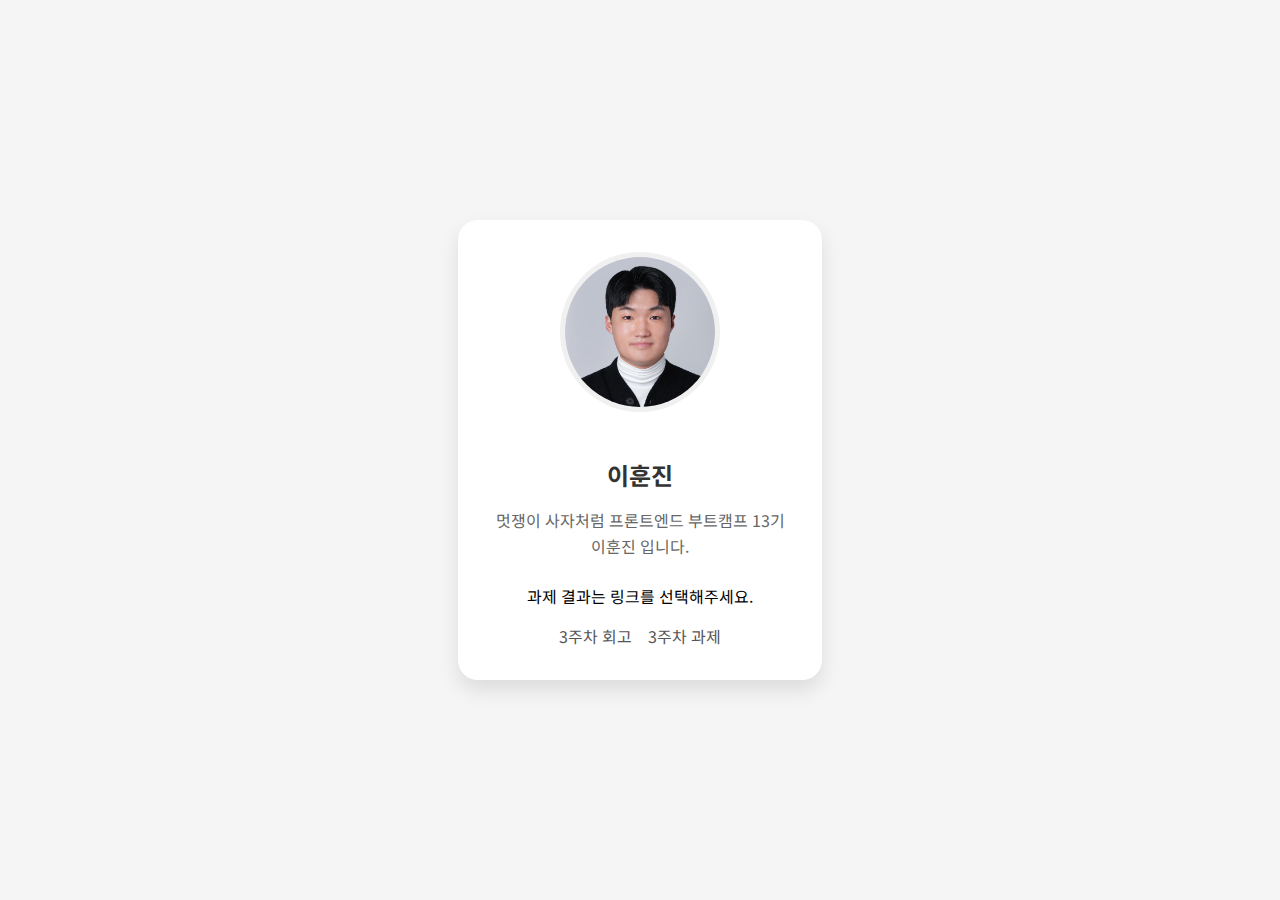
<file: index.html>
<!doctype html>
<html lang="ko">
  <head>
    <meta charset="UTF-8" />
    <meta name="viewport" content="width=device-width, initial-scale=1.0" />
    <title>HTML/CSS 과제</title>
    <link rel="stylesheet" href="style.css" />
    <link
      href="https://fonts.googleapis.com/css2?family=Noto+Sans+KR:wght@400;700&display=swap"
      rel="stylesheet"
    />
    <link
      rel="stylesheet"
      href="https://cdnjs.cloudflare.com/ajax/libs/font-awesome/5.15.4/css/all.min.css"
    />
  </head>
  <body>
    <div class="profile-card">
      <img src="./src/assets/images/hunjin.JPG" alt="" class="profile-image" />
      <h1 class="name">이훈진</h1>
      <p class="bio">멋쟁이 사자처럼 프론트엔드 부트캠프 13기 이훈진 입니다.</p>
      <p>과제 결과는 링크를 선택해주세요.</p>
      <ul class="homework-links">
        <li><a href="./src/md/avatars.md">3주차 회고</a></li>
        <li><a href="./src/avatars/styles/avatars.md">3주차 과제</a></li>
      </ul>
    </div>
  </body>
</html>
</file>
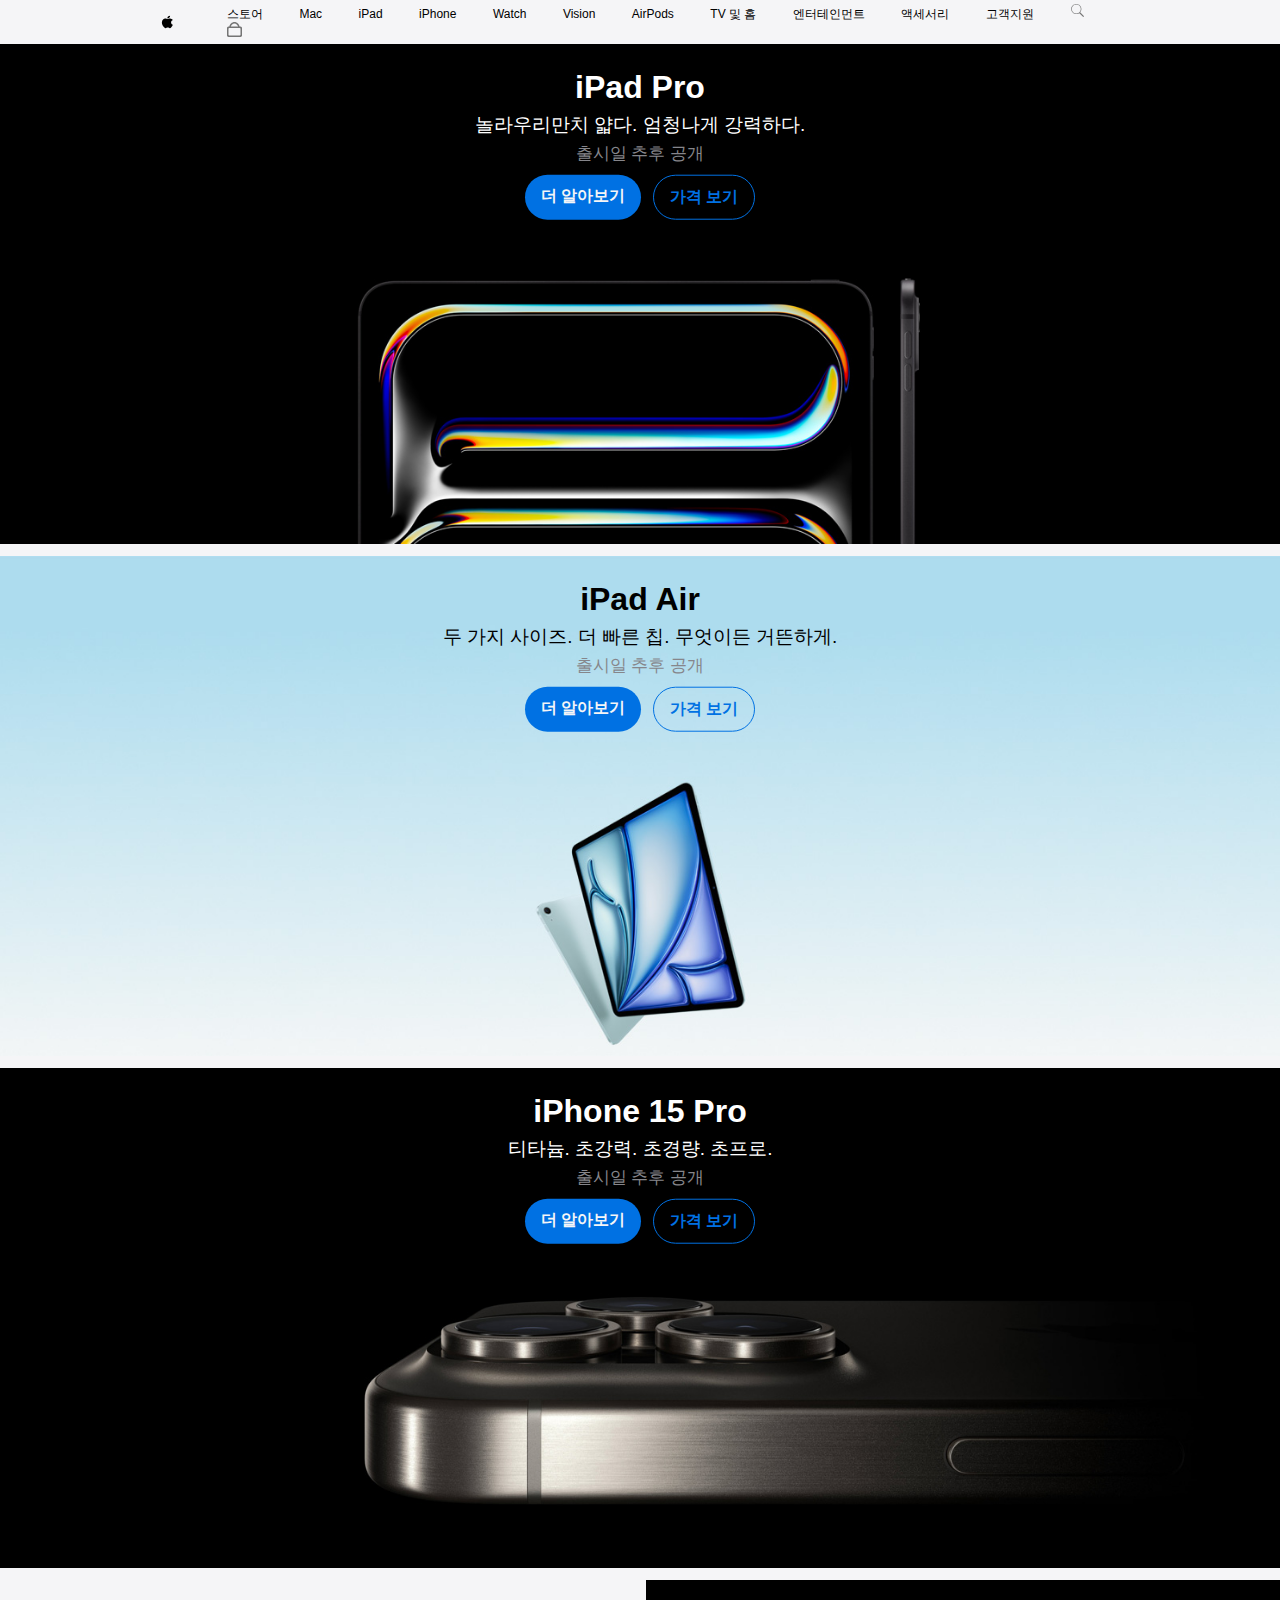
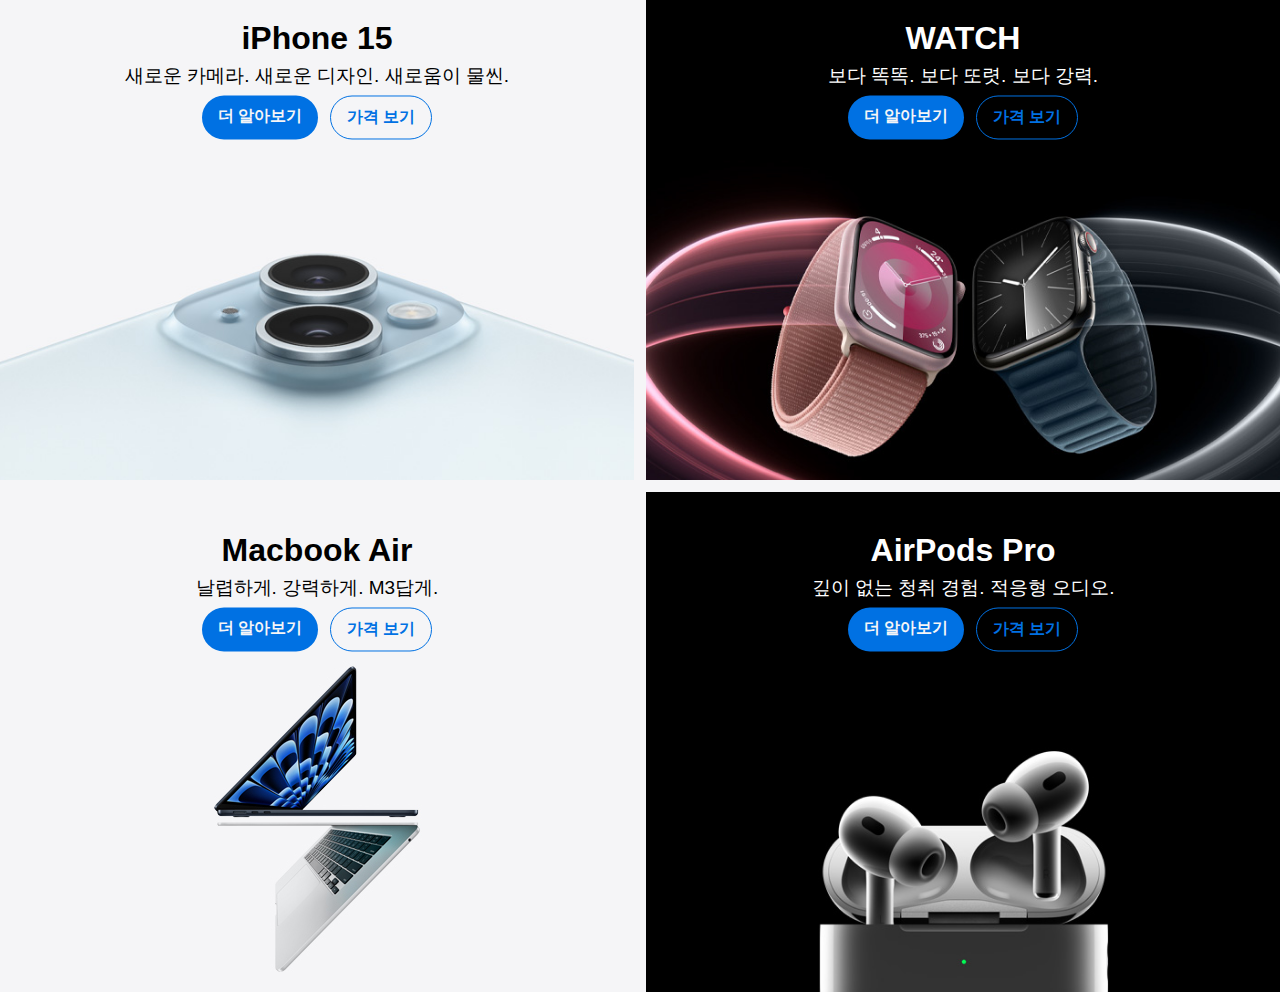
<file: src/apple/apple.html>
<!doctype html>
<html lang="ko">
  <head>
    <meta charset="UTF-8" />
    <meta name="viewport" content="width=device-width, initial-scale=1.0" />
    <title>Apple (test_2)</title>
    <link rel="stylesheet" href="./styles/apple.css" />
  </head>
  <body>
    <!-- Header -->
    <header class="apple-header">
      <a class="apple-logo" href="https://www.apple.com/kr/">
        <img src="./favicon/apple_logo.svg" alt="Apple Logo" />
      </a>
      <nav>
        <a href="https://www.apple.com/kr/store">스토어</a>
        <a href="https://www.apple.com/kr/mac/">Mac</a>
        <a href="https://www.apple.com/kr/ipad/">iPad</a>
        <a href="https://www.apple.com/kr/iphone/">iPhone</a>
        <a href="https://www.apple.com/kr/watch/">Watch</a>
        <a href="https://www.apple.com/kr/apple-vision-pro/">Vision</a>
        <a href="https://www.apple.com/kr/airpods/">AirPods</a>
        <a href="https://www.apple.com/kr/tv-home/">TV 및 홈</a>
        <a href="https://www.apple.com/kr/services/">엔터테인먼트</a>
        <a href="https://www.apple.com/kr/shop/accessories/all">액세서리</a>
        <a href="https://support.apple.com/ko-kr">고객지원</a>
        <a href="/" class="apple-search"
          ><img src="./favicon/apple-search.svg" alt="검색"
        /></a>
        <a href="/" class="apple-bag"
          ><img src="./favicon/apple-bag.svg" alt="장바구니"
        /></a>
      </nav>
    </header>

    <!-- Main Section -->
    <main class="card-container">
      <section class="card-item ipad-pro" aria-label="ipad-pro">
        <div class="card-inner">
          <div class="text-wrap">
            <h4 class="title">iPad Pro</h4>
            <p class="subtitle">놀라우리만치 얇다. 엄청나게 강력하다.</p>
            <p class="text">출시일 추후 공개</p>
          </div>
          <div class="btn-group">
            <a href="#" class="btn btn-fill">더 알아보기</a>
            <a href="#" class="btn btn-outline">가격 보기</a>
          </div>
        </div>
      </section>

      <section class="card-item ipad-air" aria-label="ipad-air">
        <div class="card-inner">
          <div class="text-wrap">
            <h4 class="title">iPad Air</h4>
            <p class="subtitle">
              두 가지 사이즈. 더 빠른 칩. 무엇이든 거뜬하게.
            </p>
            <p class="text">출시일 추후 공개</p>
          </div>
          <div class="btn-group">
            <a href="#" class="btn btn-fill">더 알아보기</a>
            <a href="#" class="btn btn-outline">가격 보기</a>
          </div>
        </div>
      </section>

      <section class="card-item iphone-pro" aria-label="iphone-pro">
        <div class="card-inner">
          <div class="text-wrap">
            <h4 class="title">iPhone 15 Pro</h4>
            <p class="subtitle">티타늄. 초강력. 초경량. 초프로.</p>
            <p class="text">출시일 추후 공개</p>
          </div>
          <div class="btn-group">
            <a href="#" class="btn btn-fill">더 알아보기</a>
            <a href="#" class="btn btn-outline">가격 보기</a>
          </div>
        </div>
      </section>

      <section class="card-item iphone" aria-label="iphone">
        <div class="card-inner">
          <div class="text-wrap">
            <h4 class="title">iPhone 15</h4>
            <p class="subtitle">새로운 카메라. 새로운 디자인. 새로움이 물씬.</p>
          </div>
          <div class="btn-group">
            <a href="#" class="btn btn-fill">더 알아보기</a>
            <a href="#" class="btn btn-outline">가격 보기</a>
          </div>
        </div>
      </section>

      <section class="card-item apple-watch" aria-label="apple-watch">
        <div class="card-inner">
          <div class="text-wrap">
            <h4 class="title">WATCH</h4>
            <p class="subtitle">보다 똑똑. 보다 또렷. 보다 강력.</p>
          </div>
          <div class="btn-group">
            <a href="#" class="btn btn-fill">더 알아보기</a>
            <a href="#" class="btn btn-outline">가격 보기</a>
          </div>
        </div>
      </section>

      <section class="card-item macbook" aria-label="macbook">
        <div class="card-inner">
          <div class="text-wrap">
            <h4 class="title">Macbook Air</h4>
            <p class="subtitle">날렵하게. 강력하게. M3답게.</p>
          </div>
          <div class="btn-group">
            <a href="#" class="btn btn-fill">더 알아보기</a>
            <a href="#" class="btn btn-outline">가격 보기</a>
          </div>
        </div>
      </section>

      <section class="card-item airpods" aria-label="airpods">
        <div class="card-inner">
          <div class="text-wrap">
            <h4 class="title">AirPods Pro</h4>
            <p class="subtitle">깊이 없는 청취 경험. 적응형 오디오.</p>
          </div>
          <div class="btn-group">
            <a href="#" class="btn btn-fill">더 알아보기</a>
            <a href="#" class="btn btn-outline">가격 보기</a>
          </div>
        </div>
      </section>
    </main>
  </body>
</html>
</file>
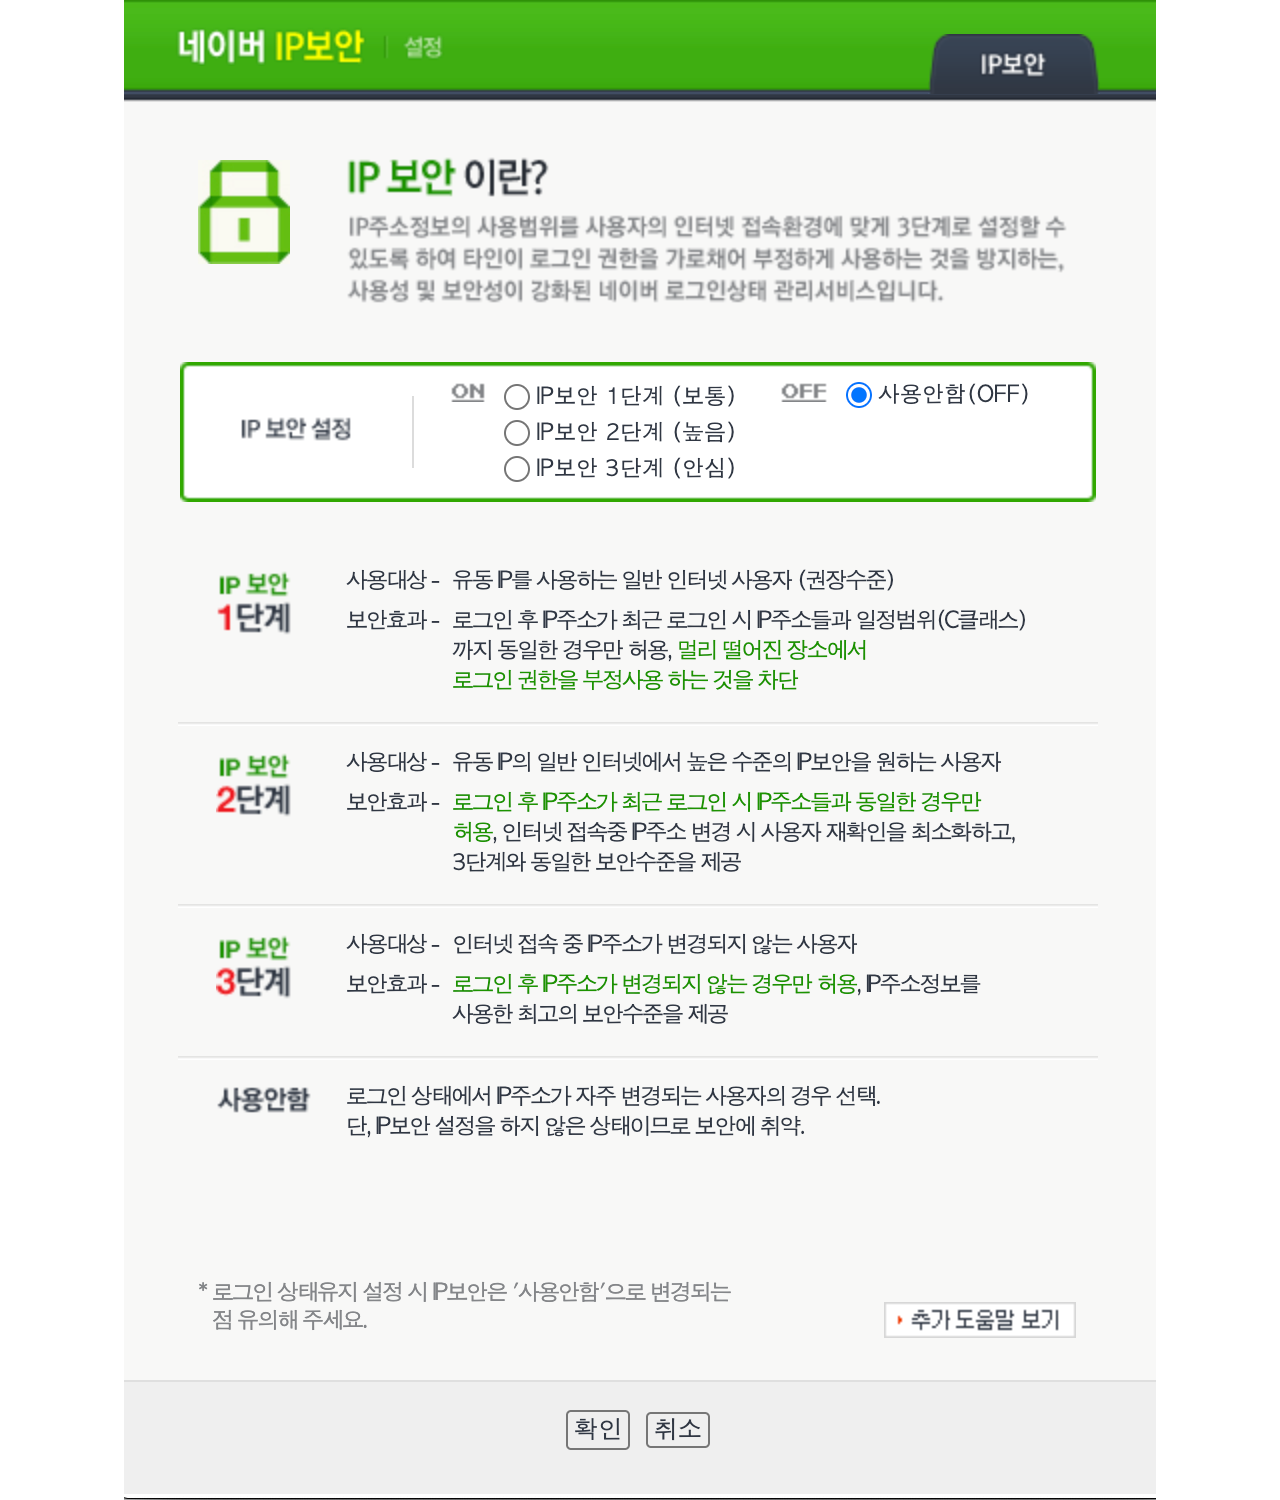
<file: src/login/pages/ip_security.html>
<!doctype html>
<html lang="ko">
  <head>
    <meta charset="UTF-8" />
    <meta name="viewport" content="width=device-width, initial-scale=1.0" />
    <title>네이버 IP 보안 로그인</title>
    <style>
      body {
        margin: 0;
      }

      div {
        display: flex;
        justify-content: center;
      }

      img {
        max-width: 100%;
        height: auto;
        margin: 0 auto;
      }
    </style>
  </head>

  <body>
    <div>
      <img src="./ip-security.png" alt="IP 보안 이란?..." />
    </div>
  </body>
</html>
</file>
<file: style.css>
body {
  margin: 0;
  padding: 0;
  font-family: "Noto Sans KR", sans-serif;
  background-color: #f5f5f5;
  display: flex;
  justify-content: center;
  align-items: center;
  min-height: 100vh;
}

.profile-card {
  background: white;
  border-radius: 20px;
  box-shadow: 0 10px 20px rgba(0, 0, 0, 0.1);
  padding: 2rem;
  width: 300px;
  text-align: center;
}

.profile-image {
  width: 150px;
  height: 150px;
  border-radius: 50%;
  margin-bottom: 1.5rem;
  object-fit: cover;
  border: 5px solid #f0f0f0;
}

.name {
  font-size: 1.5rem;
  font-weight: bold;
  color: #333;
  margin-bottom: 0.5rem;
}

.bio {
  color: #666;
  line-height: 1.6;
  margin-bottom: 1.5rem;
}

.homework-links {
  display: flex;
  justify-content: center;
  gap: 1rem;
  margin: 0;
  padding: 0;
  list-style: none;
}

.homework-links a {
  color: #555;
  text-decoration: none;
  transition: color 0.3s ease;
}

.homework-links a:hover {
  color: #007bff;
}
</file>
<file: src/apple/styles/apple.css>
@import "../styles/base.css";
@import "../styles/reset.css";
@import "../styles/theme.css";

:root {
  /* Color */
  --white: #f5f5f7;
  --black: #1d1d1f;
  --red: #d11719;
  --gray: #86868b;
  --blue-100: #2997ff;
  --blue-200: #0077ed;
  --blue-300: #0071e3;
  --blue-400: #006edb;

  /* Box Size */
  --size: 31.25rem;
  /* Text Size */
  --xx-small-text: 0.75rem;
  --x-small-text: 0.875rem;
  --small-text: 1.0625rem;
  --base-text: 1.1875rem;
  --medium-text: 1.3125rem;
  --large-text: 2rem;
  --extra-large-text: 2.5rem;

  /* Spacing */
  --x-small-spacing: 0.5rem;
  --small-spacing: 0.75rem;
  --base-spacing: 1rem;
  --large-spacing: 2.5rem;
  --extra-large-spacing: 3.75rem;

  --line-normal: 1.5;
}

body {
  background: var(--white);
  margin: 0;
  font-family: "SUIT", sans-serif;
}

/* ==================================== */
/* Header */
/* ==================================== */
.apple-header {
  display: flex;
  flex-direction: row;
  flex-wrap: nowrap;
  align-items: center;
  justify-content: center;
  height: 2.75rem;
  width: 100%;
  max-width: 64rem;
  margin: 0 auto;
  padding: 0 1rem;
  background: var(--white);
  backdrop-filter: blur(0.625rem);
  position: relative;
  top: 0;
  left: 0;
  right: 0;
  z-index: 10;
  gap: 1.25rem;
}

.apple-header a {
  display: inline-flex;
  font-size: var(--xx-small-text);
  color: black;
  text-decoration: none;
  padding: 0 1rem;
  align-items: center;
  height: 100%;
}

.apple-header img {
  height: 0.9375rem;
  display: block;
}

/* ==================================== */
/* Main Content */
/* ==================================== */
.card-container {
  display: grid;
  gap: var(--small-spacing);
  width: 100%;
  max-width: none;
  margin: 0 auto;
}

.card-item {
  height: var(--size);
  background-size: cover;
  background-position: center;
  background-repeat: no-repeat;
  display: flex;
  align-items: center;
  justify-content: center;
  position: relative;
  text-align: center;
  color: #fff;
}

/* ==================================== */
/* 제품별 배경 이미지 설정(픽셀 대응) */
/* ==================================== */
.card-item.ipad-pro {
  background-image: url("../products/ipad_pro.jpeg");

  @media (min-resolution: 192dpi) {
    background: url("../products/ipad_pro_2x.jpeg") no-repeat center / cover;
  }
}
.card-item.ipad-air {
  background-image: url("../products/ipad_air.jpeg");
  color: #000;

  @media (min-resolution: 192dpi) {
    background: url("../products/ipad_air_2x.jpeg") no-repeat center / cover;
  }
}
.card-item.iphone-pro {
  background-image: url("../products/iphone15_pro.jpeg");

  @media (min-resolution: 192dpi) {
    background: url("../products/iphone15_pro_2x.jpeg") no-repeat center / cover;
  }
}
.card-item.iphone {
  background-image: url("../products/iphone15.jpeg");
  color: #000;
}
.card-item.apple-watch {
  background-image: url("../products/apple_watch.jpeg");
}
.card-item.macbook {
  background-image: url("../products/macbook_air.jpeg");
  color: #000;
}
.card-item.airpods {
  background-image: url("../products/airpods_pro.jpeg");
}

/* ==================================== */
/* 카드 콘텐츠 */
/* ==================================== */
.card-inner {
  position: absolute;
  top: 20%;
  left: 50%;
  transform: translate(-50%, -50%);
  max-width: 37.5rem;
  width: 100%;
  padding: var(--small-spacing);
  border-radius: var(--small-spacing);
}

/* ==================================== */
/* Text */
/* ==================================== */
.text-wrap .title {
  font-size: var(--large-text);
  font-weight: bold;
  margin-bottom: var(--x-small-spacing);
}
.text-wrap .subtitle {
  font-size: var(--base-text);
  margin-bottom: var(--x-small-spacing);
}
.text-wrap .text {
  font-size: var(--small-text);
  color: var(--gray);
  margin-bottom: var(--small-spacing);
}

/* ==================================== */
/* Button */
/* ==================================== */
.btn-group {
  display: flex;
  gap: var(--small-spacing);
  justify-content: center;
}

.btn-fill {
  background: var(--blue-300);
  color: var(--white);
  padding: var(--small-spacing) var(--base-spacing);
  border-radius: 3.125rem;
  text-decoration: none;
  font-weight: bold;
}

.btn-outline {
  border: 1px solid var(--blue-300);
  color: var(--blue-300);
  padding: var(--small-spacing) var(--base-spacing);
  border-radius: 3.125rem;
  text-decoration: none;
  font-weight: bold;
}

/* ==================================== */
/* 반응형 레이아웃 */
/* ==================================== */
@media (min-width: 64rem) {
  .card-container {
    display: grid;
    grid-template-columns: repeat(2, 1fr);
    grid-template-areas:
      "ipad-pro ipad-pro"
      "ipad-air ipad-air"
      "iphone-pro iphone-pro"
      "iphone apple-watch"
      "macbook airpods";
  }

  .card-item.ipad-pro {
    grid-area: ipad-pro;
    background-image: url("../products/ipad_pro_wide.jpeg");
  }

  .card-item.ipad-air {
    grid-area: ipad-air;
    background-image: url("../products/ipad_air_wide.jpeg");
    color: #000;
  }

  .card-item.iphone-pro {
    grid-area: iphone-pro;
    background-image: url("../products/iphone15_pro_wide.jpeg");
  }

  .card-item.iphone {
    grid-area: iphone;
    color: #000;
  }

  .card-item.apple-watch {
    grid-area: apple-watch;
  }

  .card-item.macbook {
    grid-area: macbook;
    color: #000;
  }

  .card-item.airpods {
    grid-area: airpods;
  }
}
</file>
